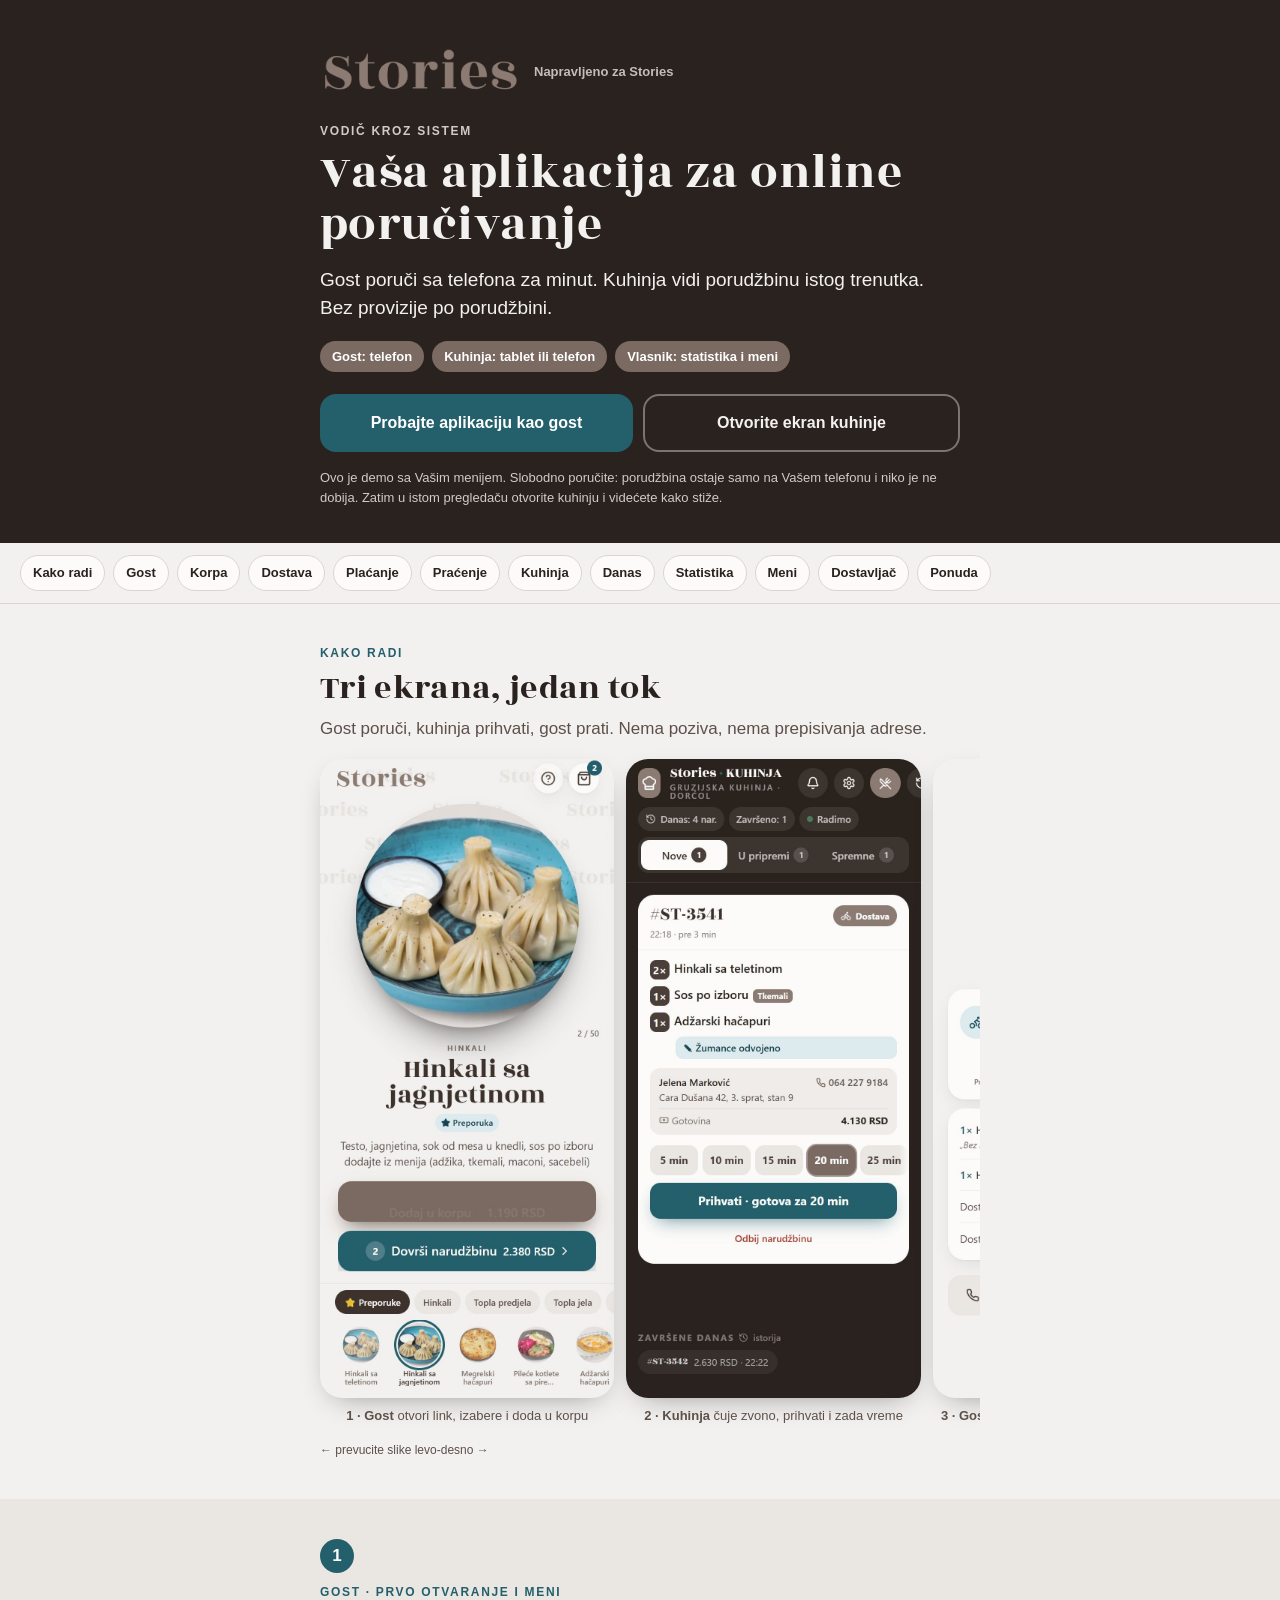
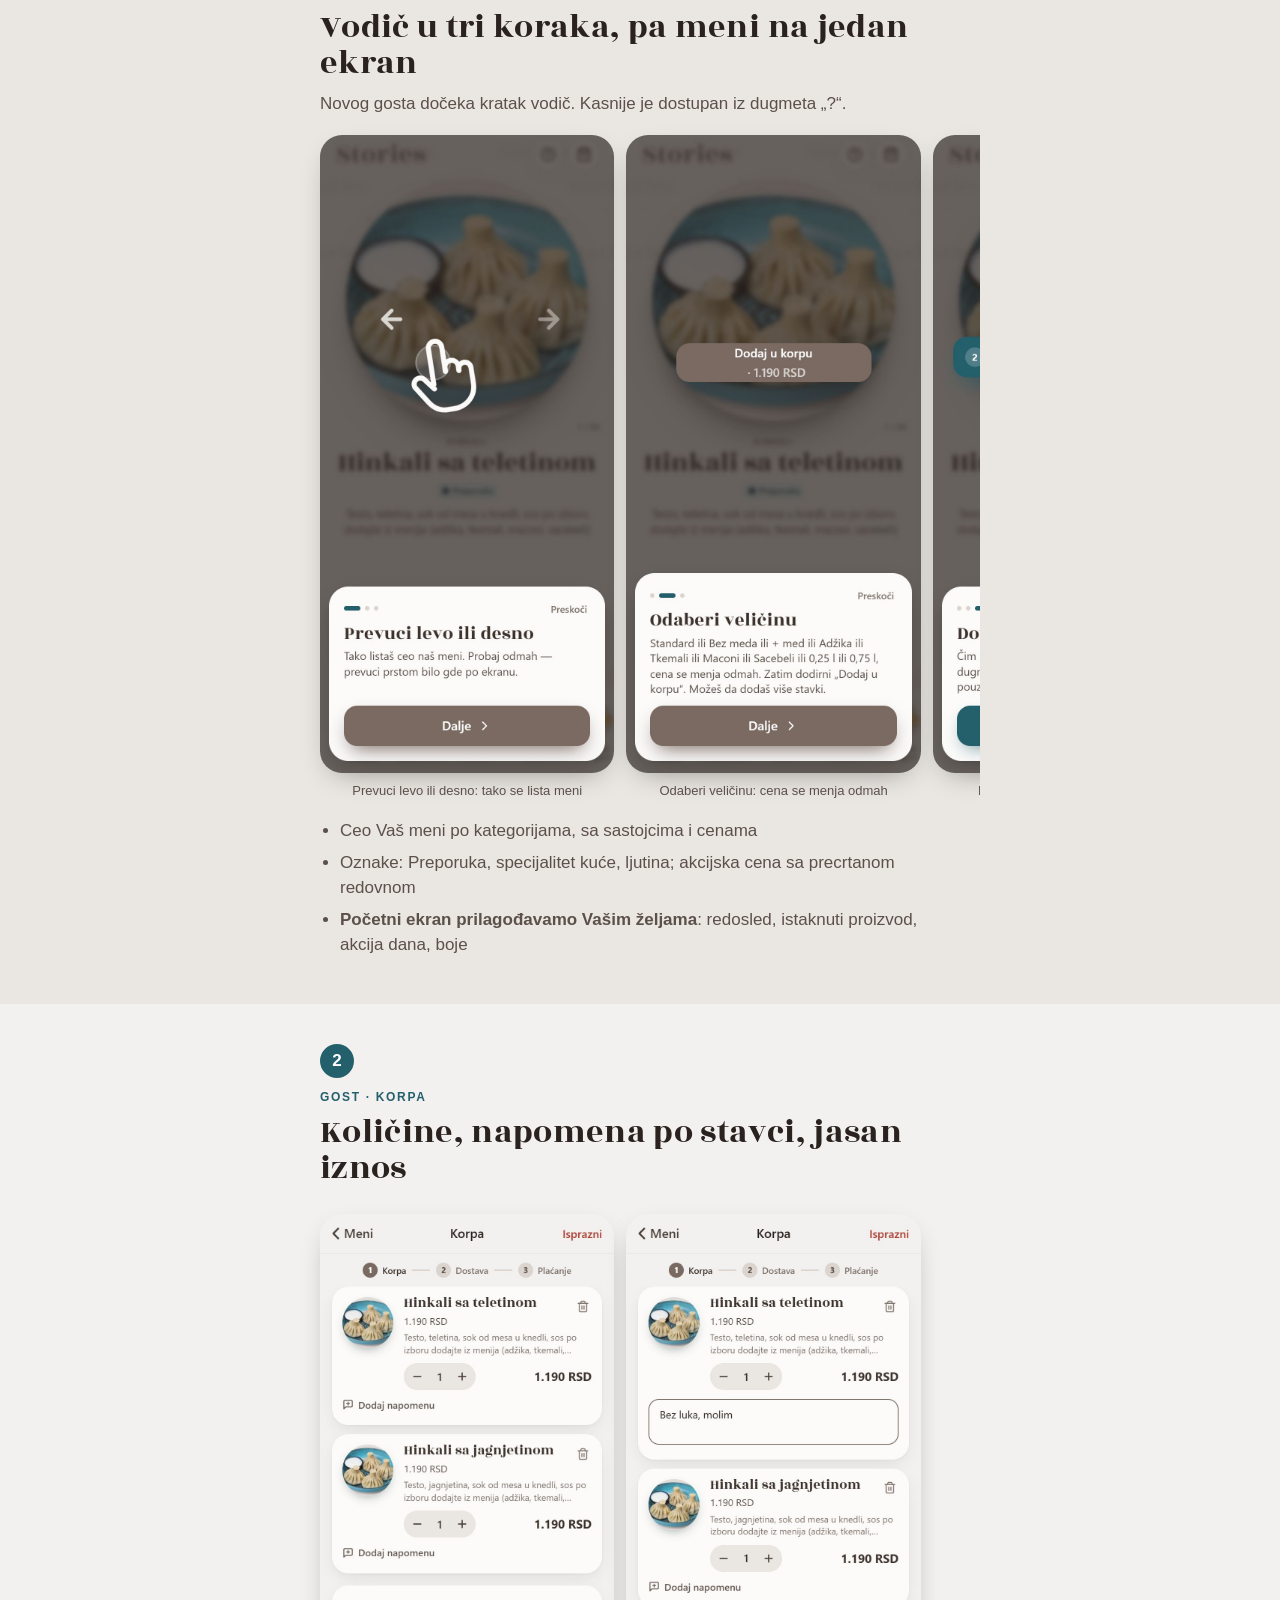
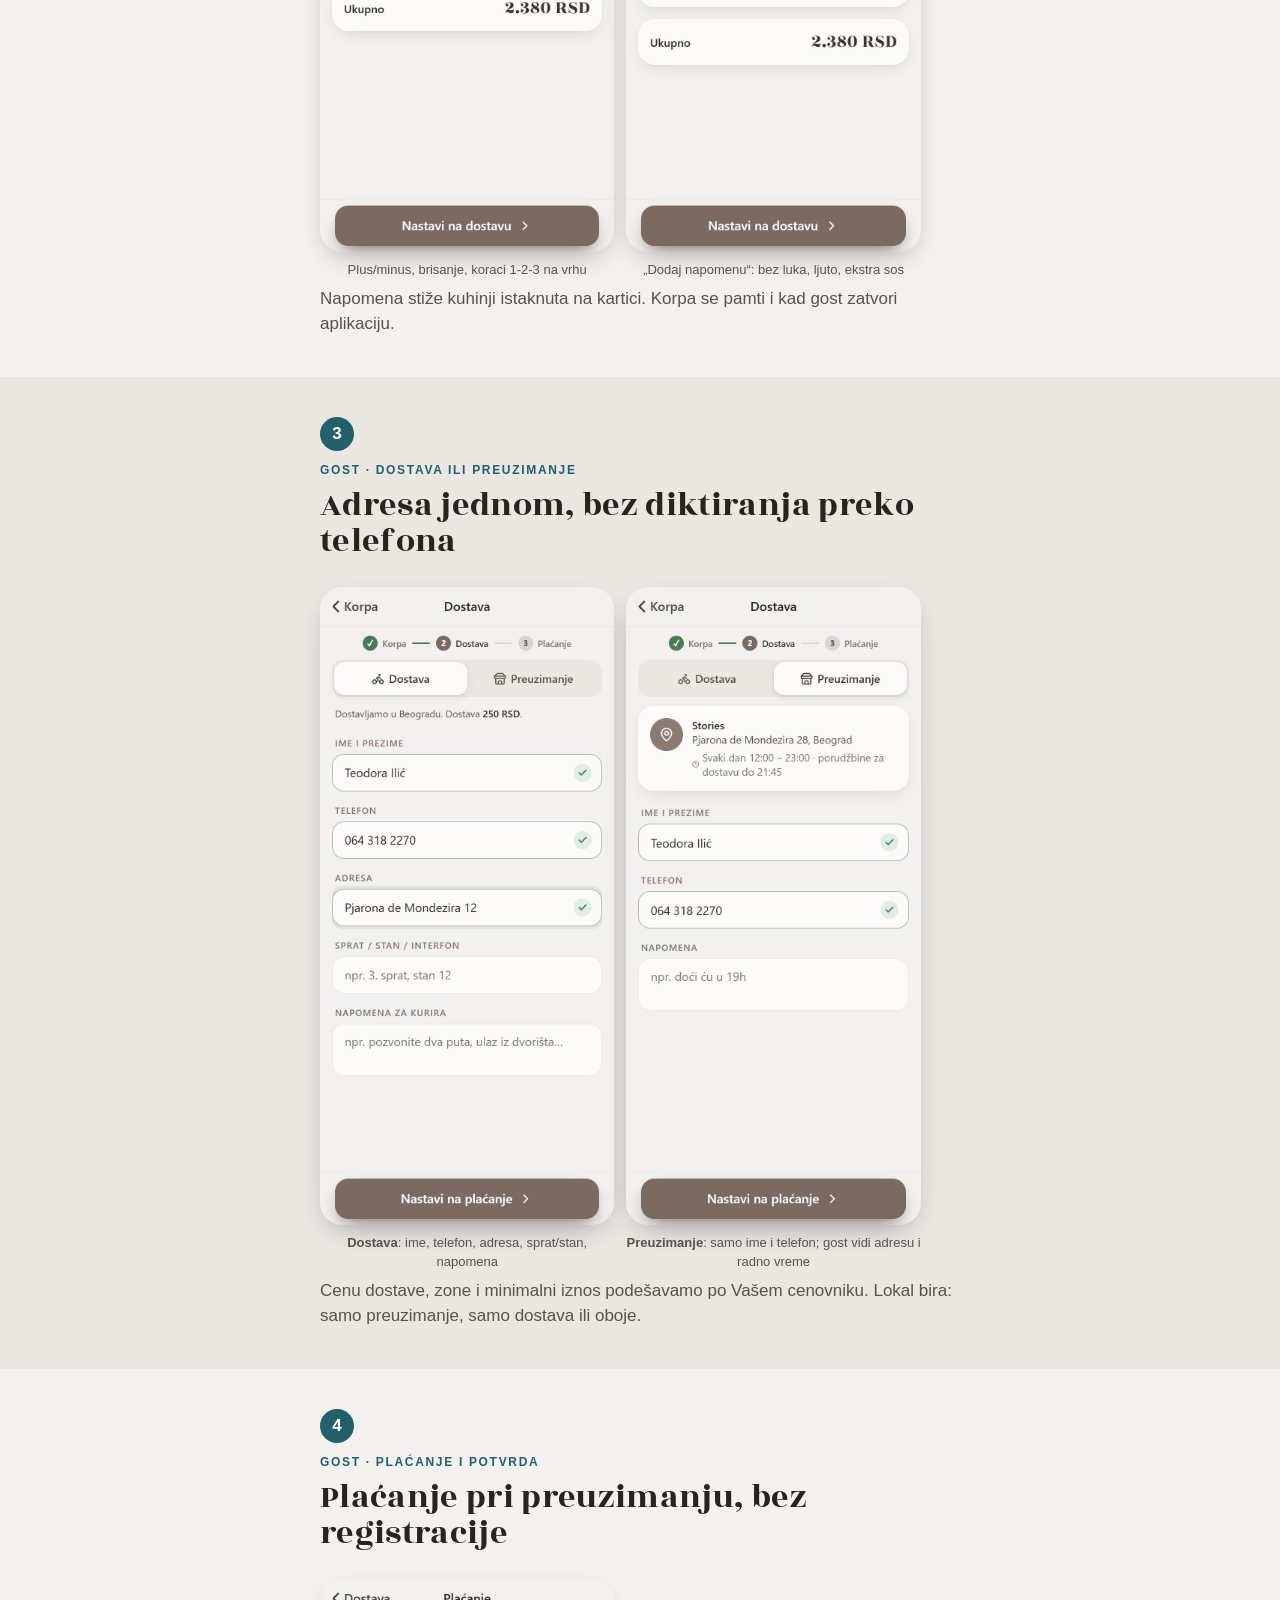
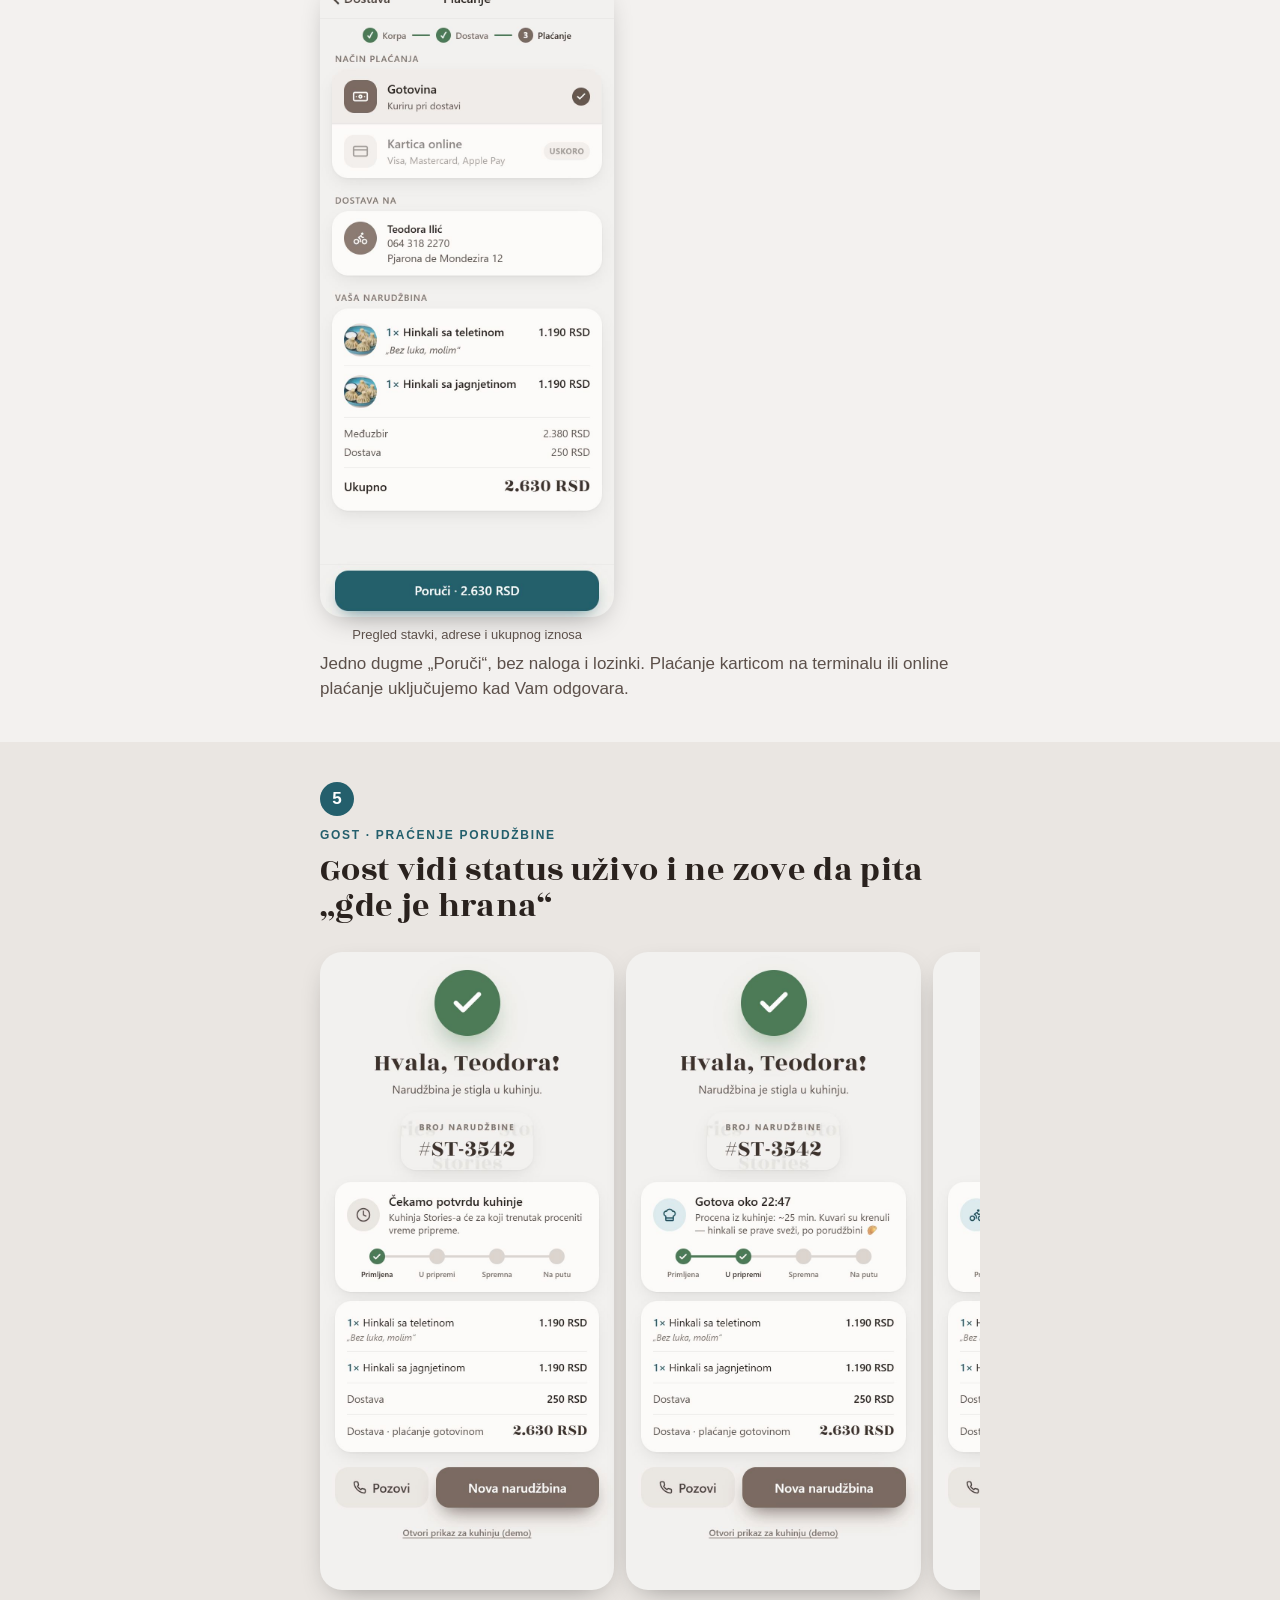
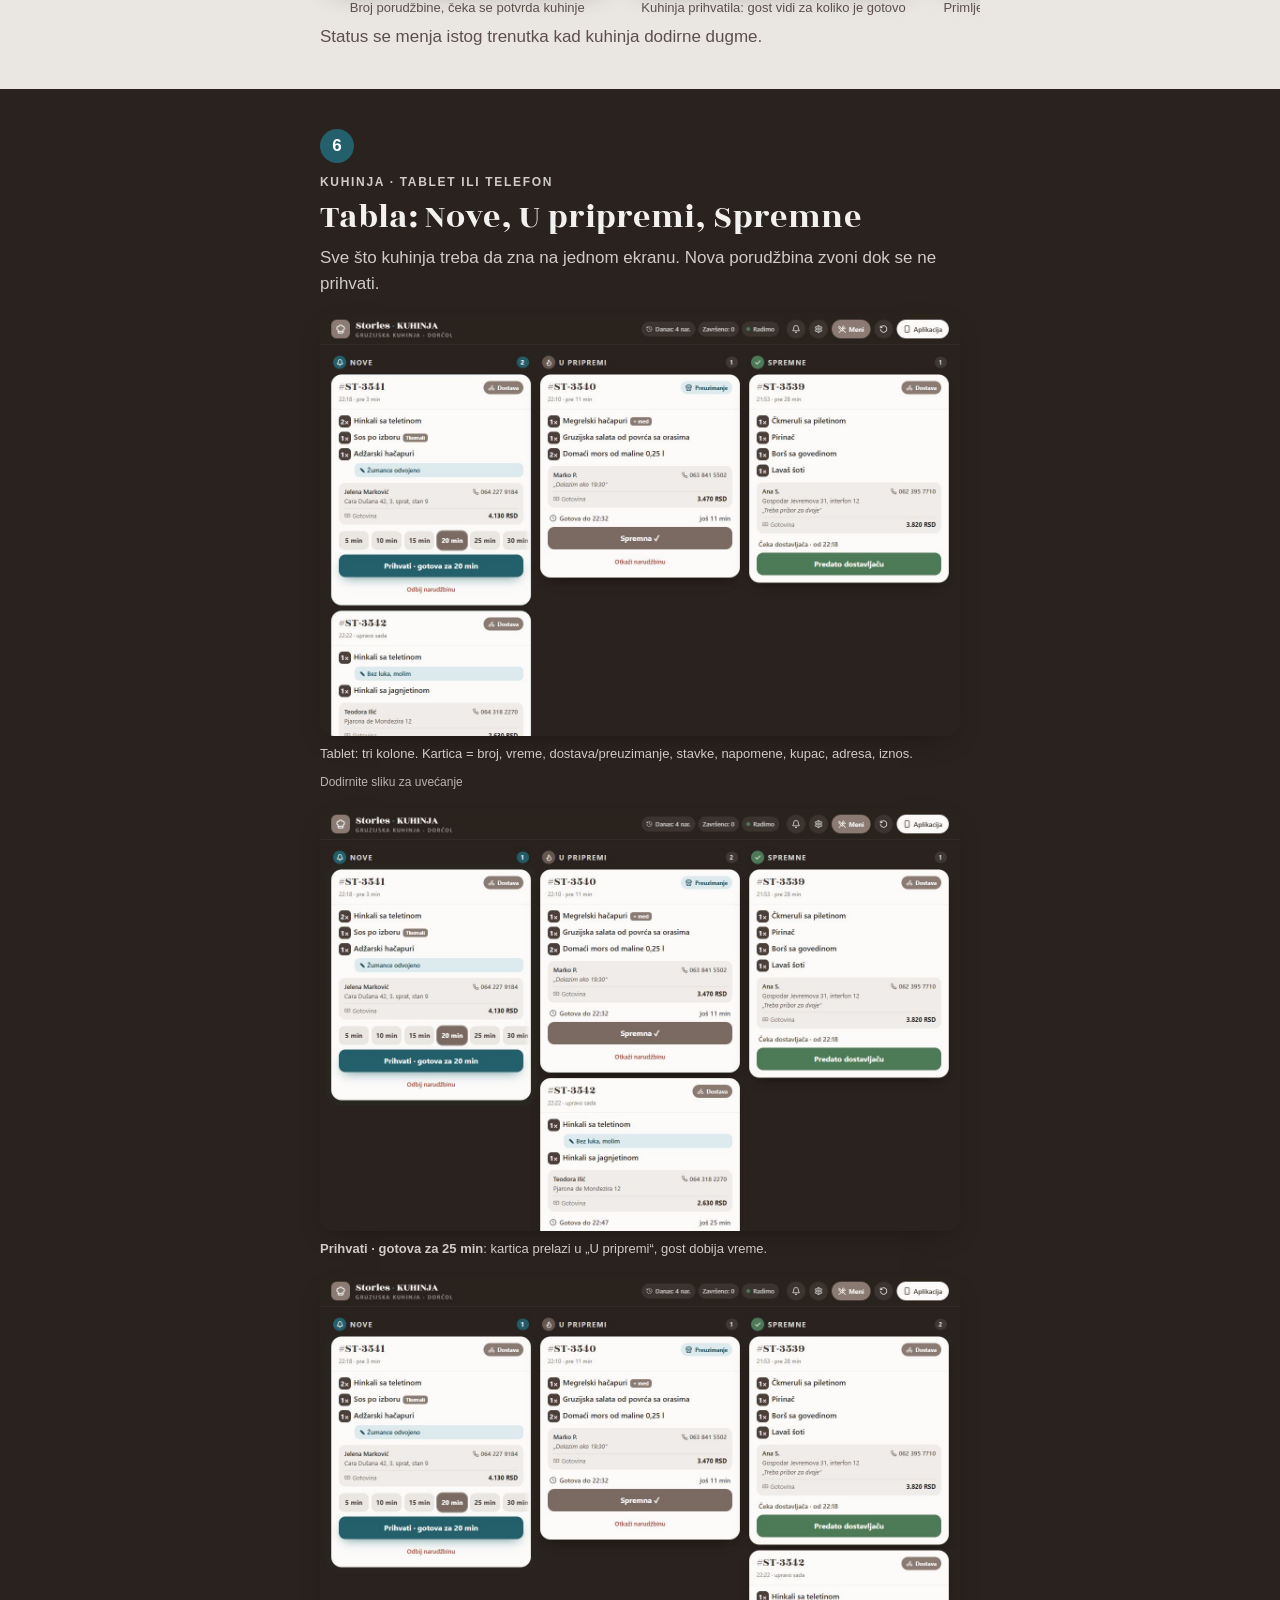
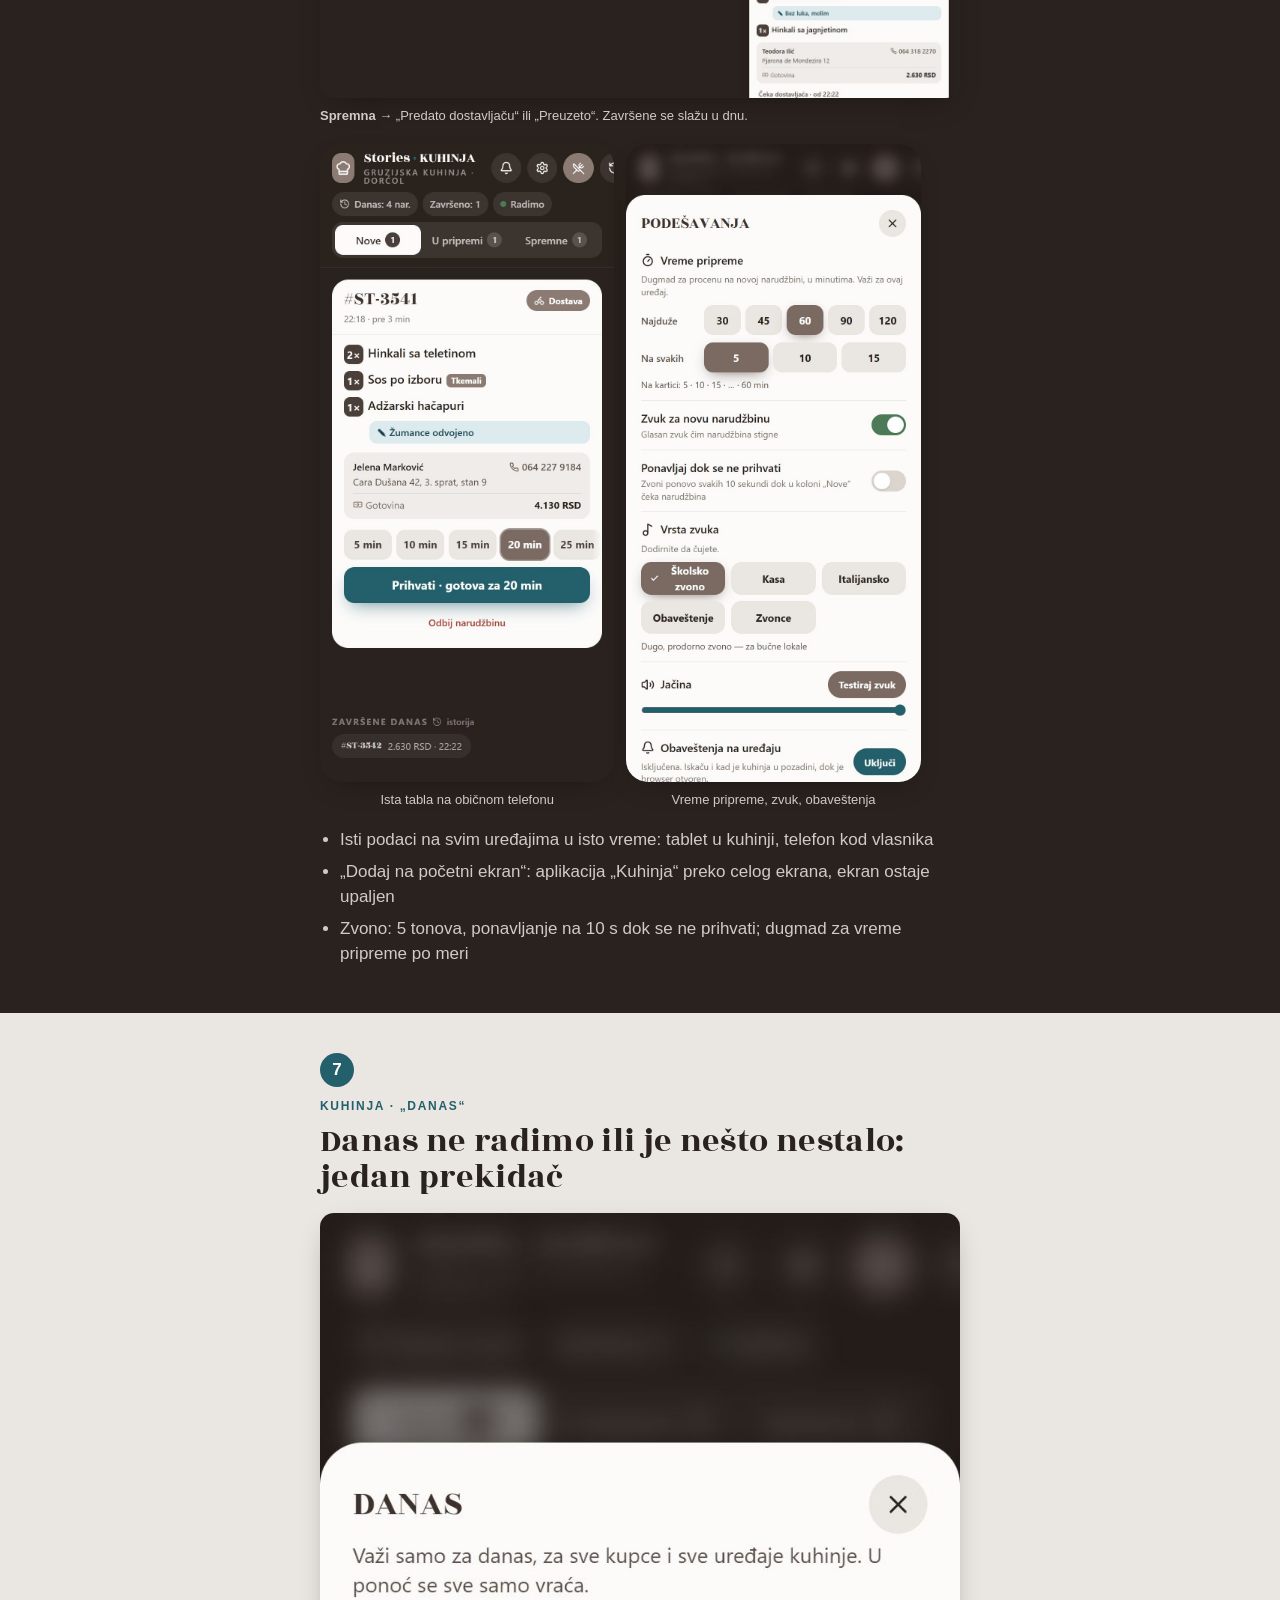
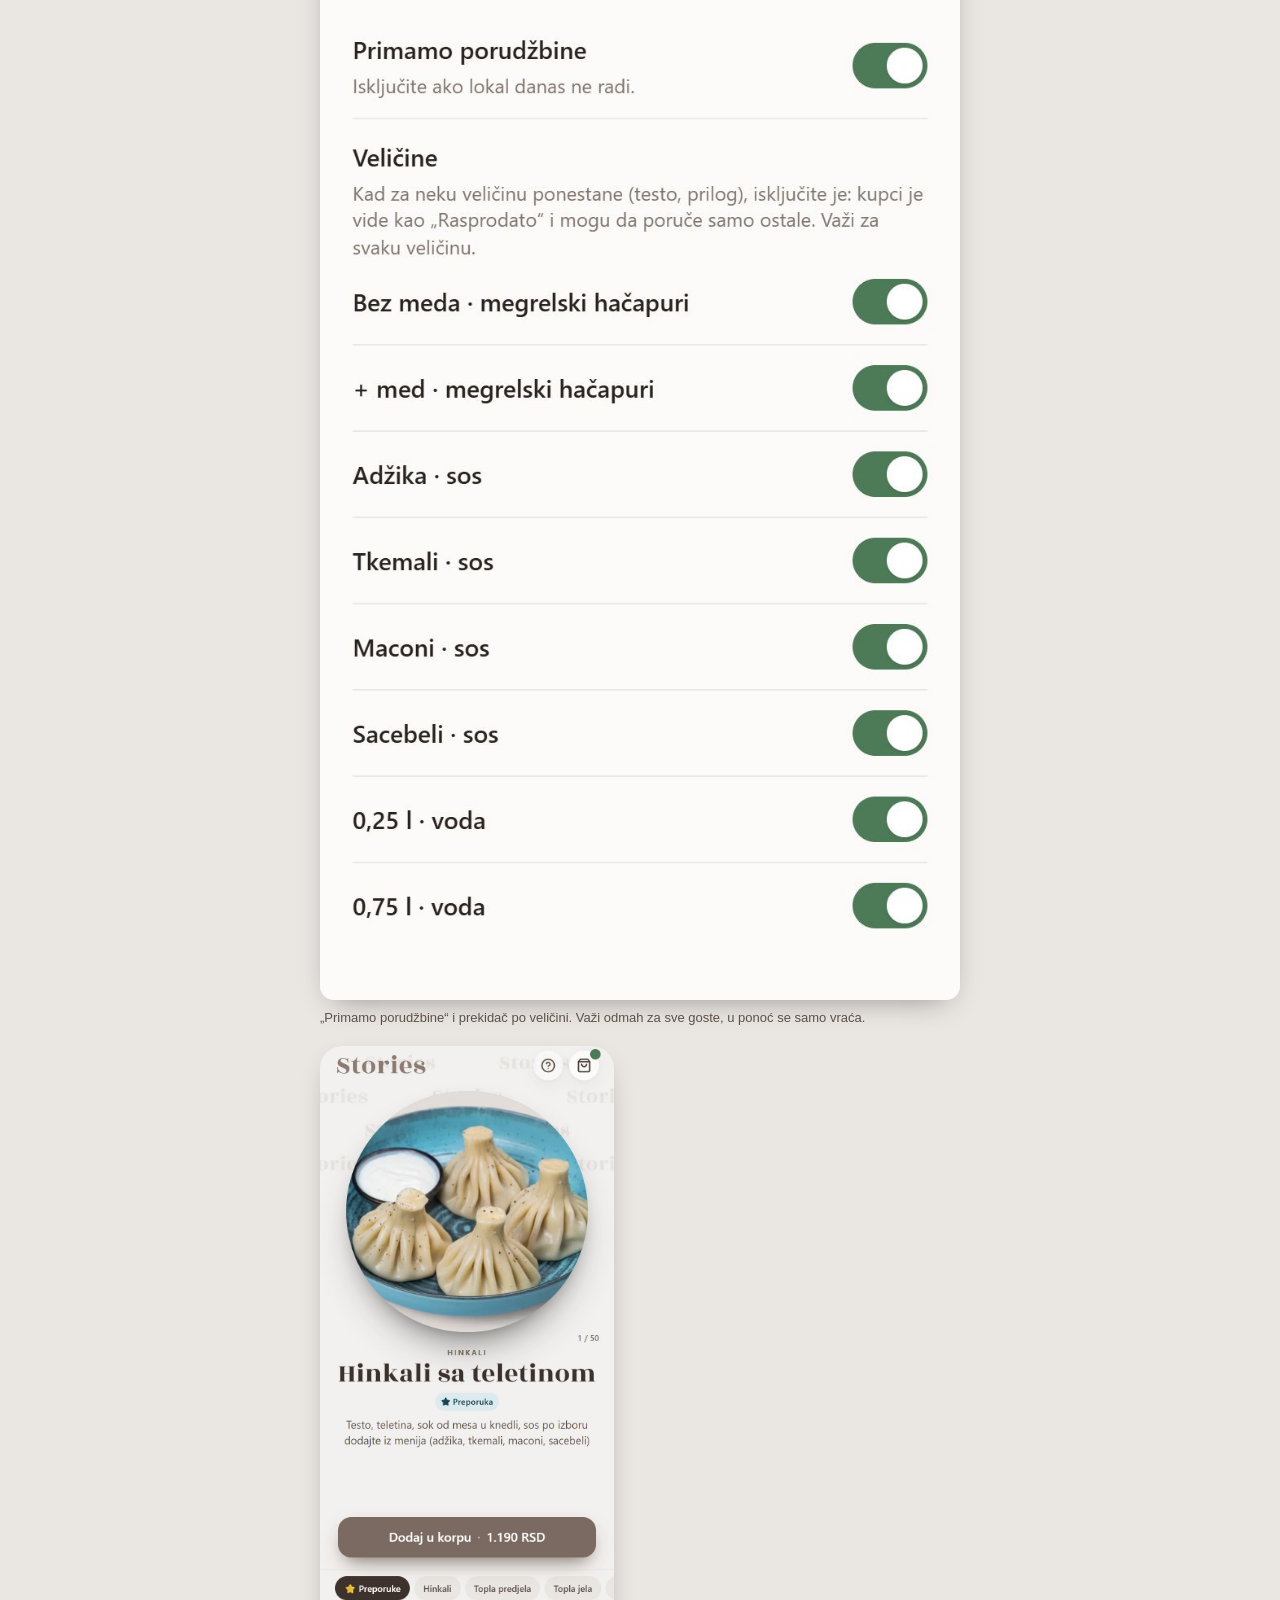
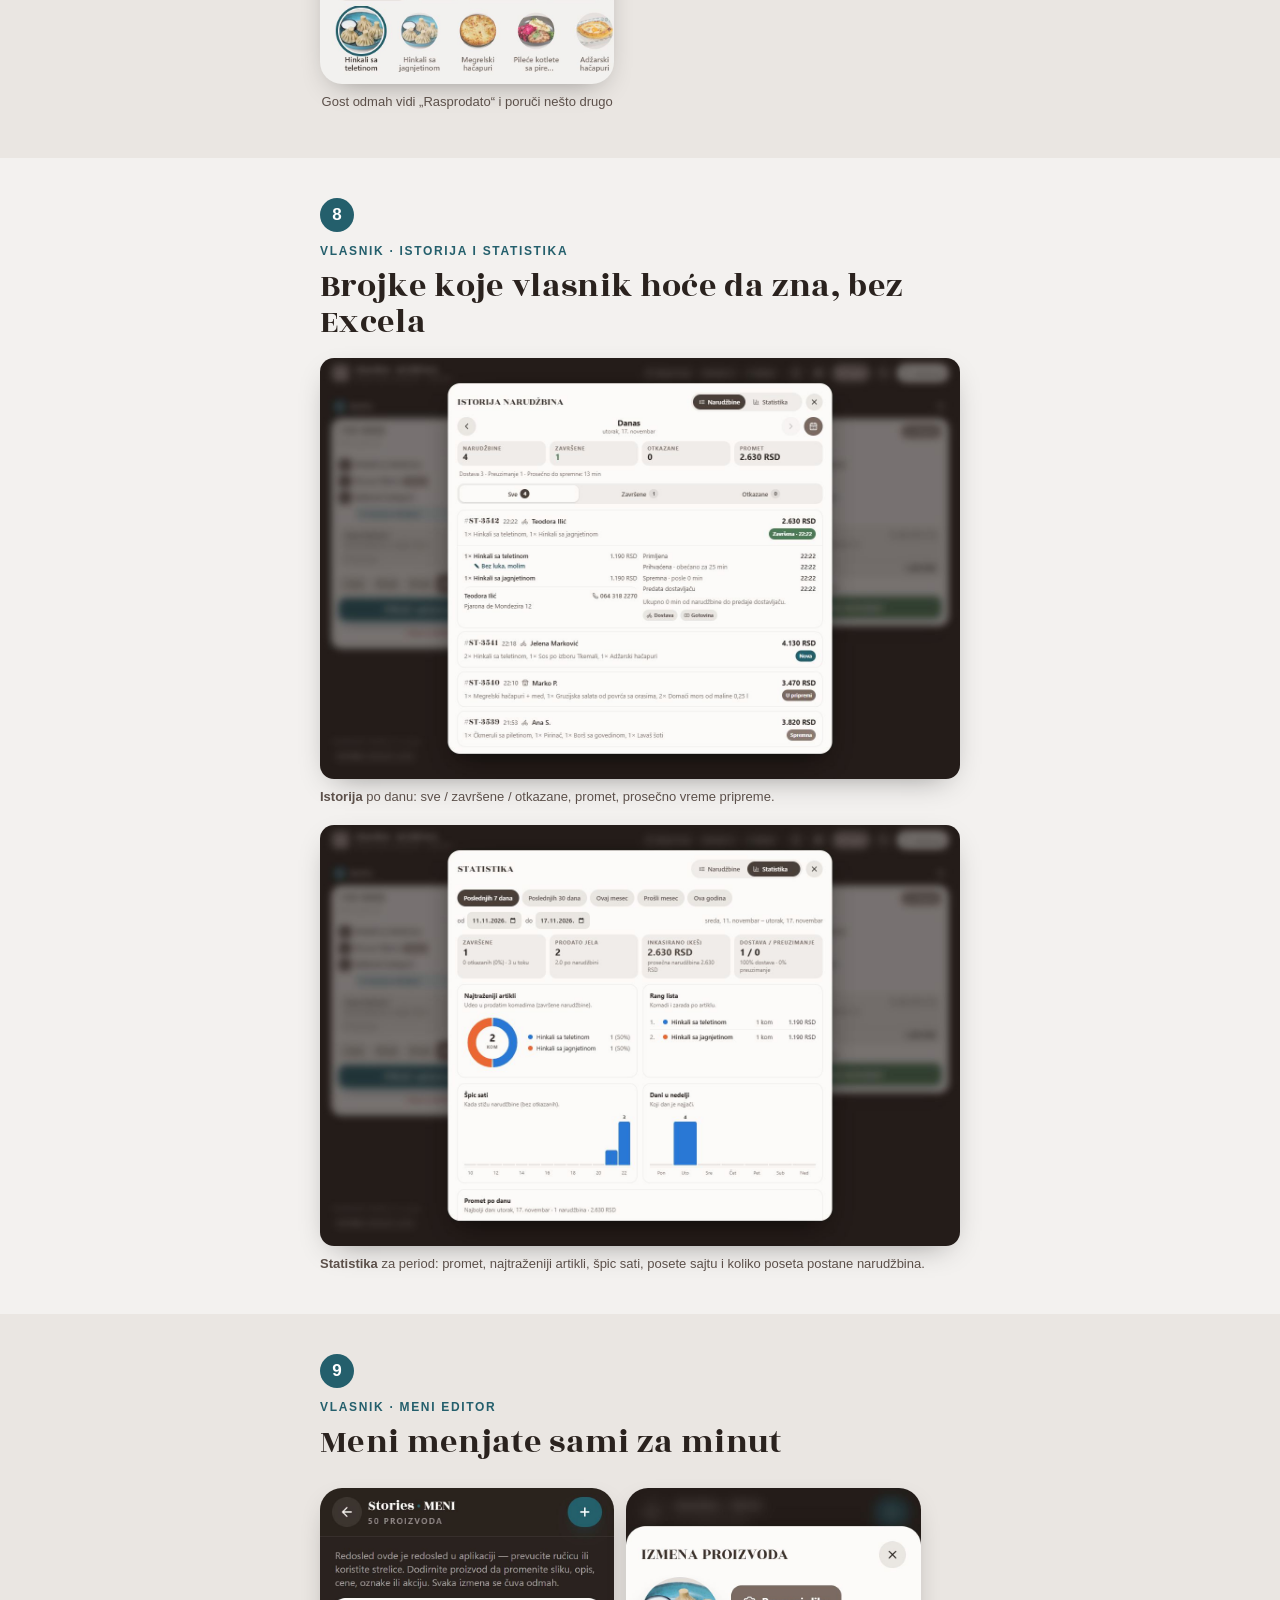
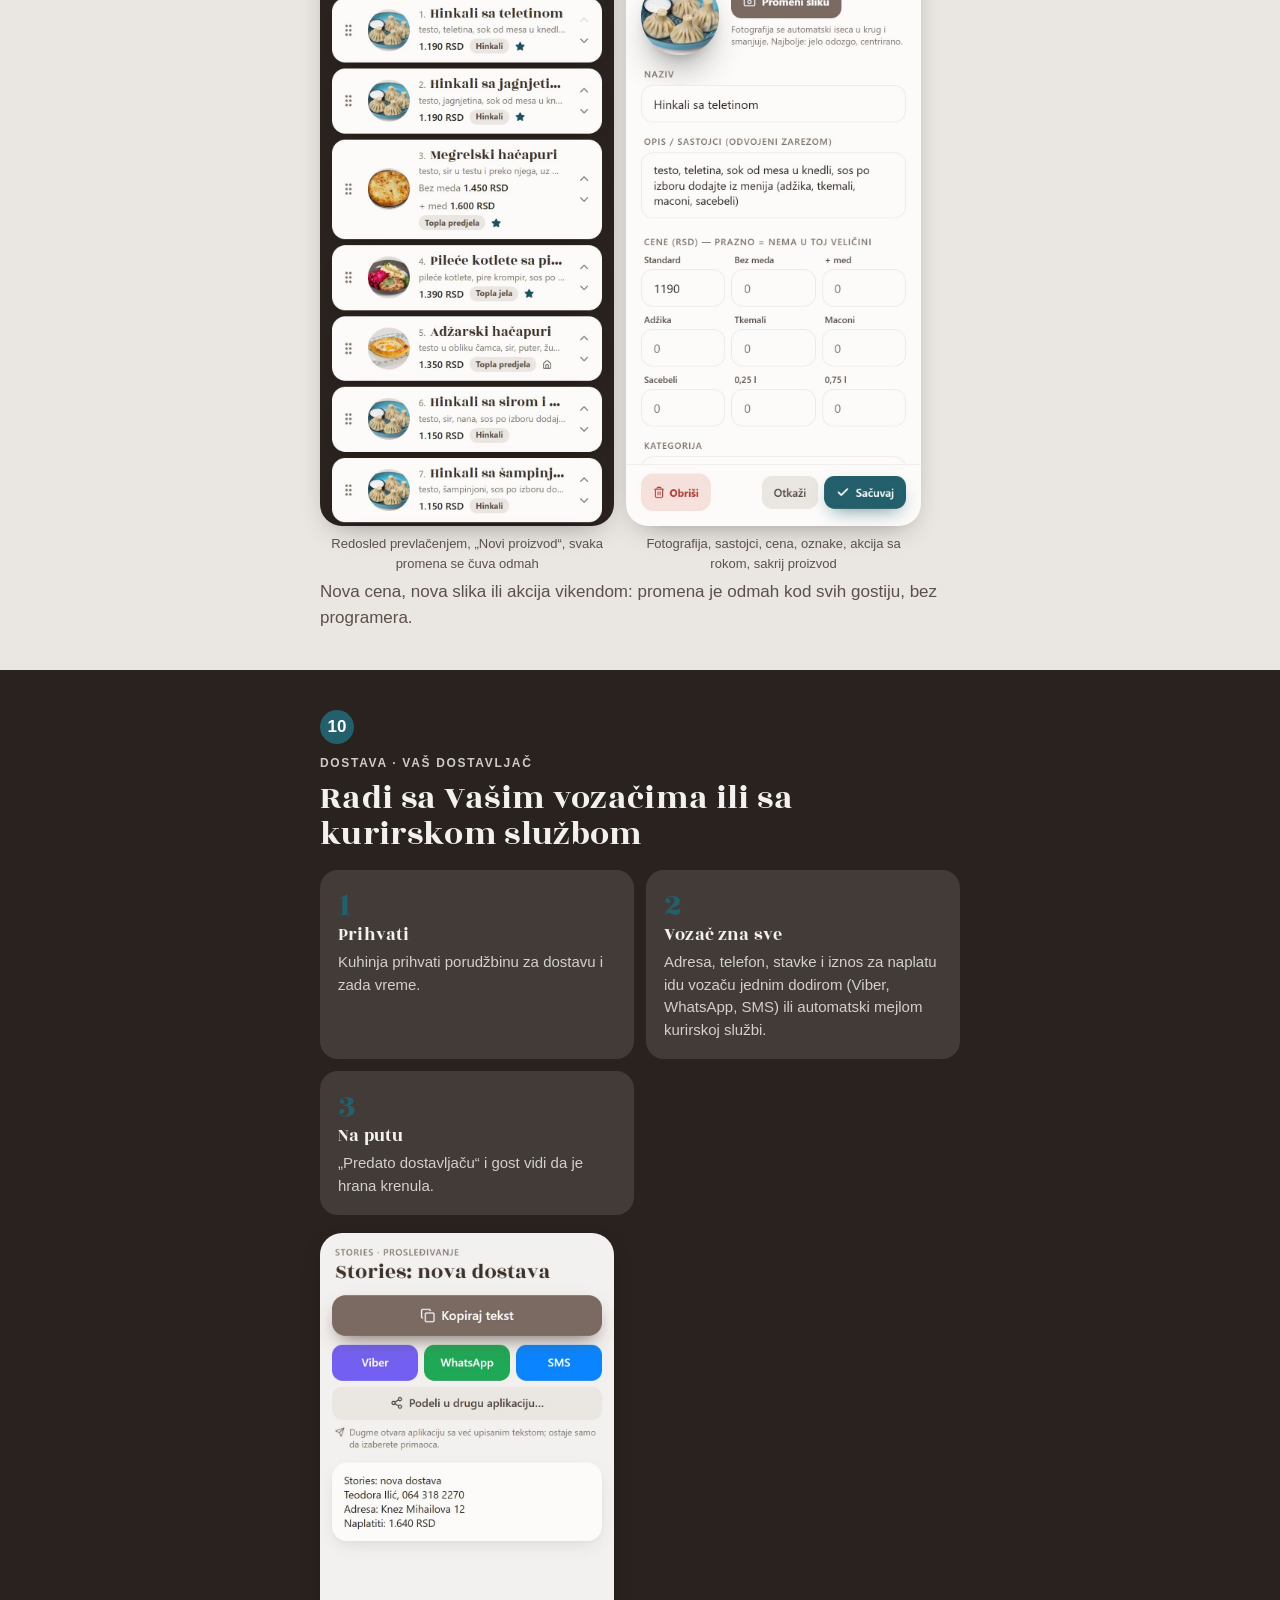
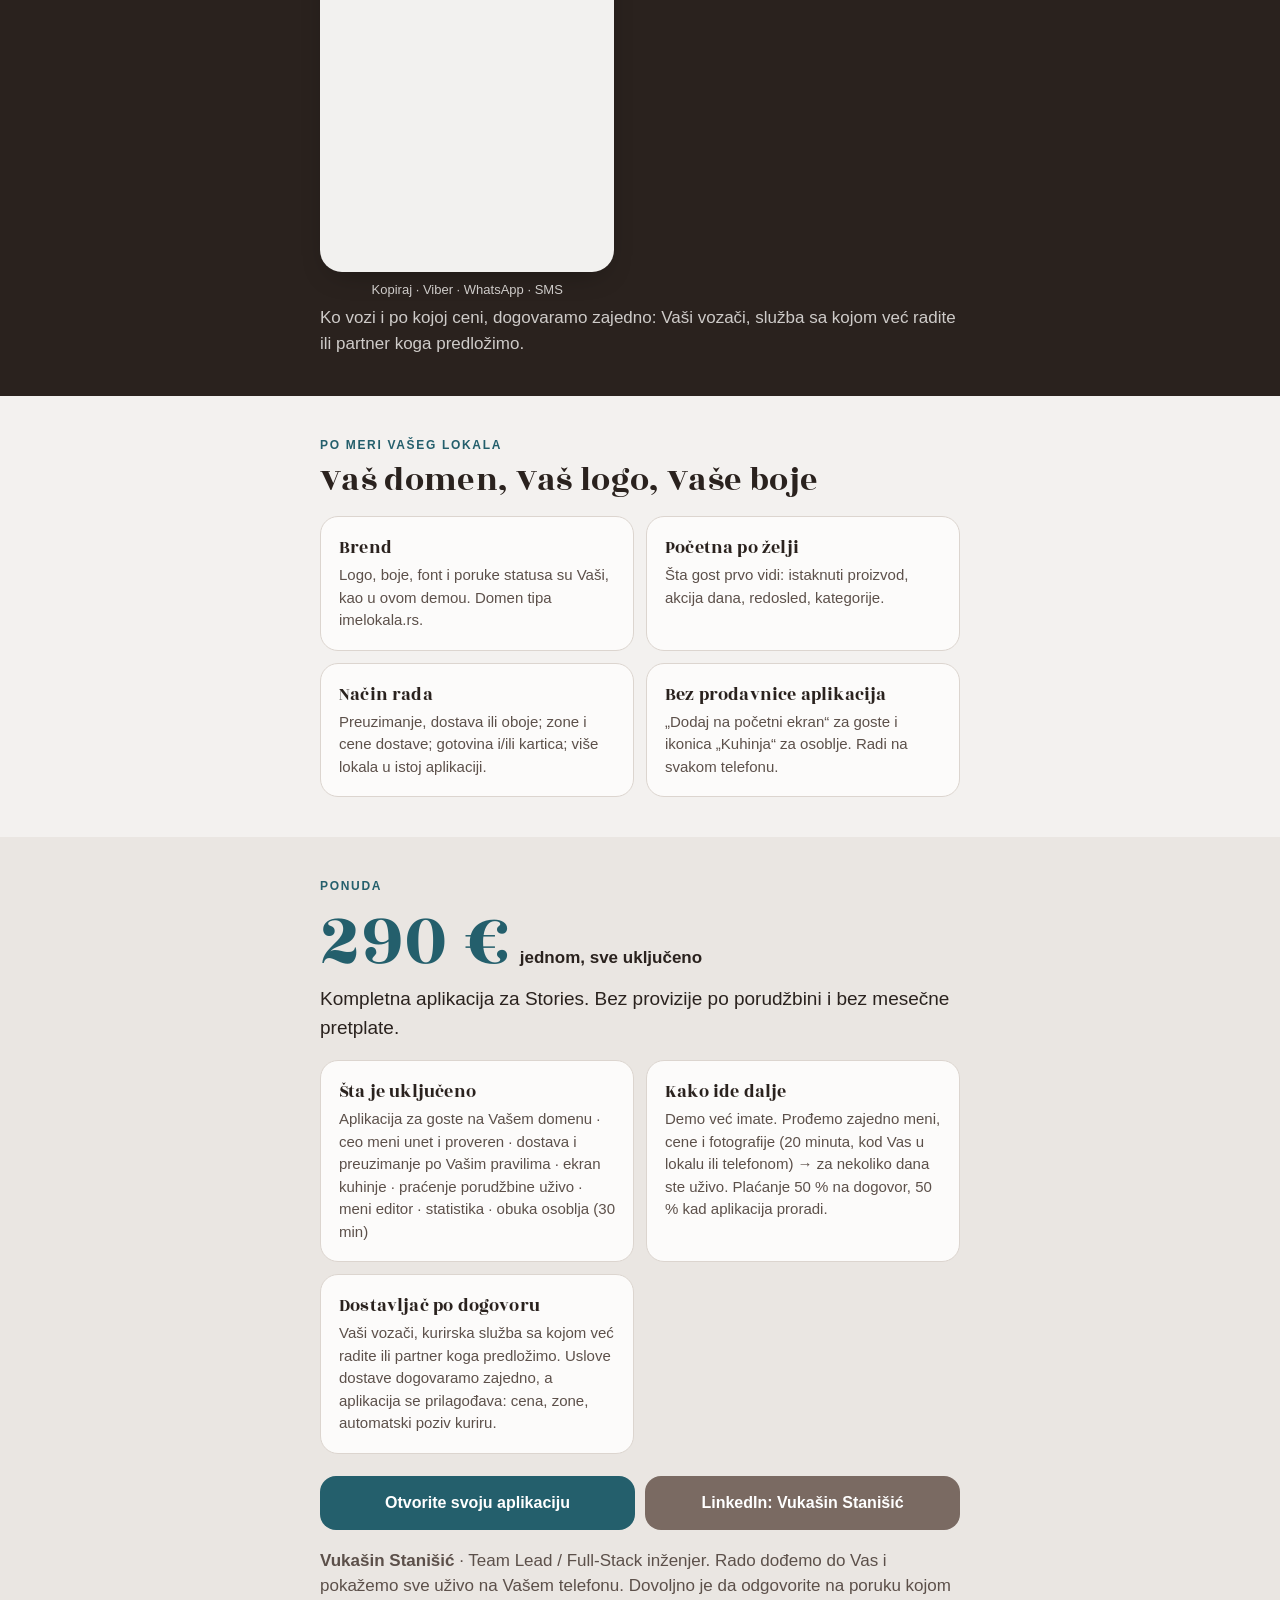
<file: vodic/index.html>
<!DOCTYPE html>
<html lang="sr">
<head>
<meta charset="utf-8">
<meta name="viewport" content="width=device-width, initial-scale=1">
<title>Stories · vodič kroz aplikaciju</title>
<meta name="description" content="Kako radi aplikacija za online poručivanje napravljena za Stories: gost, kuhinja, vlasnik.">
<meta name="theme-color" content="#2A221E">
<link rel="icon" href="https://vukasin00.github.io/stories-beograd/favicon.png">
<meta property="og:title" content="Stories · Vaša aplikacija za poručivanje">
<meta property="og:description" content="Vodič kroz sistem: kako gost poručuje, kako kuhinja prima porudžbine i šta vlasnik vidi.">
<meta property="og:image" content="https://vukasin00.github.io/stories-beograd/icon-512.png">
<style>
/* self-hosted display font (latin + latin-ext for Serbian diacritics); https://vukasin00.github.io/stories-beograd/ is filled in by vite.config.ts */
@font-face {
  font-family: 'Rozha One';
  font-style: normal;
  font-weight: 400;
  font-display: swap;
  src: url(https://vukasin00.github.io/stories-beograd/fonts/rozha-one-400-latin-ext.woff2) format('woff2');
  unicode-range: U+0100-02BA, U+02BD-02C5, U+02C7-02CC, U+02CE-02D7, U+02DD-02FF, U+0304, U+0308, U+0329, U+1D00-1DBF, U+1E00-1E9F, U+1EF2-1EFF, U+2020, U+20A0-20AB, U+20AD-20C4, U+2113, U+2C60-2C7F, U+A720-A7FF;
}
@font-face {
  font-family: 'Rozha One';
  font-style: normal;
  font-weight: 400;
  font-display: swap;
  src: url(https://vukasin00.github.io/stories-beograd/fonts/rozha-one-400-latin.woff2) format('woff2');
  unicode-range: U+0000-00FF, U+0131, U+0152-0153, U+02BB-02BC, U+02C6, U+02DA, U+02DC, U+0304, U+0308, U+0329, U+2000-206F, U+20AC, U+2122, U+2191, U+2193, U+2212, U+2215, U+FEFF, U+FFFD;
}

  :root{--bg:#F3F1EF;--card:#FCFBFA;--inset:#EAE6E2;--line:#DCD5CF;--primary:#7A6A62;--on-primary:#FFFFFF;--dark:#2A221E;--dark2:#3D322C;--cta:#245F6C;--ink:#2A221E;--ink2:#5C504A;--display:"Rozha One", "Georgia", "Times New Roman", serif}
  *{box-sizing:border-box;margin:0;padding:0}
  html{scroll-behavior:smooth;-webkit-text-size-adjust:100%}
  body{font-family:-apple-system,BlinkMacSystemFont,"Segoe UI",Roboto,Inter,Arial,sans-serif;background:var(--bg);color:var(--ink);line-height:1.5;font-size:17px}
  .wrap{max-width:680px;margin:0 auto;padding:0 20px}
  h1,h2,h3,.big{font-family:var(--display);font-weight:400;letter-spacing:0.01em;text-transform:none;line-height:1.06}
  h1{font-size:clamp(30px,8.0vw,49px)}
  h2{font-size:clamp(23px,5.9vw,34px);margin-bottom:10px}
  h3{font-size:18px}
  p{color:var(--ink2)}
  .eyebrow{font-size:12px;font-weight:700;letter-spacing:.14em;text-transform:uppercase;color:var(--cta);margin-bottom:8px}
  .lead{font-size:19px;color:var(--ink)}
  .dark{background:var(--dark);color:var(--bg)}
  .dark p,.dark li{color:var(--bg);opacity:.82}
  .dark .lead{color:var(--bg);opacity:1}
  .alt{background:var(--inset)}
  section{padding:40px 0}
  header.hero{padding:44px 0 36px}
  .brand{display:flex;align-items:center;gap:14px;margin-bottom:22px}
  .brand img{height:56px;width:auto;max-width:200px;object-fit:contain;border-radius:14px}
  .brand span{font-size:13px;font-weight:600;opacity:.75}
  .pills{display:flex;flex-wrap:wrap;gap:8px;margin-top:18px}
  .pill{background:var(--primary);color:var(--on-primary);border-radius:999px;padding:6px 12px;font-size:13px;font-weight:600}
  .btns{display:flex;flex-direction:column;gap:10px;margin-top:22px}
  .btn{display:flex;align-items:center;justify-content:center;gap:8px;padding:15px 18px;border-radius:16px;font-weight:700;text-decoration:none;font-size:16px;text-align:center}
  .btn-cta{background:var(--cta);color:#fff}
  .btn-primary{background:var(--primary);color:var(--on-primary)}
  .btn-ghost{background:transparent;color:var(--bg);border:2px solid color-mix(in srgb,var(--bg) 40%,transparent)}
  .small{font-size:13px}
  .toc{display:flex;gap:8px;overflow-x:auto;padding:12px 20px;scrollbar-width:none;background:var(--bg);position:sticky;top:0;z-index:5;border-bottom:1px solid var(--line)}
  .toc::-webkit-scrollbar{display:none}
  .toc a{white-space:nowrap;background:var(--card);border:1px solid var(--line);border-radius:999px;padding:7px 12px;font-size:13px;font-weight:600;color:var(--ink);text-decoration:none}
  .num{display:inline-flex;align-items:center;justify-content:center;width:34px;height:34px;border-radius:50%;background:var(--cta);color:#fff;font-weight:800;font-size:17px;margin-bottom:10px}
  ul{padding-left:20px;margin:12px 0 0}
  li{color:var(--ink2);margin-bottom:6px}
  b{font-weight:700;color:inherit}
  .strip{display:flex;gap:12px;overflow-x:auto;scroll-snap-type:x mandatory;padding:18px 20px 6px;margin:0 -20px;scrollbar-width:none;-webkit-overflow-scrolling:touch}
  .strip::-webkit-scrollbar{display:none}
  .shot{flex:0 0 72%;max-width:300px;scroll-snap-align:center}
  .shot img{width:100%;height:auto;border-radius:22px;display:block;background:var(--dark2);box-shadow:0 10px 30px -14px rgba(0,0,0,.45)}
  .shot p{font-size:13px;margin-top:8px;text-align:center}
  .tab{margin-top:18px}
  .tab img{width:100%;height:auto;border-radius:14px;display:block;cursor:zoom-in;box-shadow:0 10px 30px -14px rgba(0,0,0,.45)}
  .tab p{font-size:13px;margin-top:8px}
  .hint{font-size:12px;color:var(--ink2);margin-top:10px}
  .dark .hint{color:var(--bg);opacity:.7}
  .steps,.cards{display:grid;gap:12px;margin-top:18px}
  .step{background:var(--inset);border-radius:18px;padding:18px}
  .dark .step{background:color-mix(in srgb,var(--bg) 12%,var(--dark))}
  .step .big{font-size:34px;color:var(--cta);line-height:1}
  .step h3,.card h3{margin:4px 0 6px}
  .step p,.card p{font-size:15px}
  .card{background:var(--card);border-radius:18px;padding:18px;border:1px solid var(--line)}
  .price{display:flex;align-items:baseline;gap:10px;flex-wrap:wrap}
  .price .big{font-size:76px;color:var(--cta);line-height:1}
  a{color:var(--cta)}
  footer{padding:30px 0 60px;font-size:13px;color:var(--ink2)}
  .lb{position:fixed;inset:0;background:rgba(10,10,10,.96);display:none;z-index:50;overflow:auto;-webkit-overflow-scrolling:touch}
  .lb.on{display:block}
  .lb img{display:block;width:auto;max-width:none;min-width:100%;margin:0 auto}
  .lb .close{position:fixed;top:14px;right:14px;background:#fff;color:#111;border:0;border-radius:999px;padding:10px 16px;font-weight:700;font-size:15px;z-index:51}
  @media (min-width:700px){.steps,.cards{grid-template-columns:1fr 1fr}.btns{flex-direction:row}.btn{flex:1}.shot{flex-basis:46%}}
</style>
</head>
<body>

<header class="hero dark">
  <div class="wrap">
    <div class="brand"><img src="https://vukasin00.github.io/stories-beograd/logo.png" alt="Stories"><span>Napravljeno za Stories</span></div>
    <p class="eyebrow">Vodič kroz sistem</p>
    <h1>Vaša aplikacija za online poručivanje</h1>
    <p class="lead" style="margin-top:14px">Gost poruči sa telefona za minut. Kuhinja vidi porudžbinu istog trenutka. Bez provizije po porudžbini.</p>
    <div class="pills"><span class="pill">Gost: telefon</span><span class="pill">Kuhinja: tablet ili telefon</span><span class="pill">Vlasnik: statistika i meni</span></div>
    <div class="btns">
      <a class="btn btn-cta" href="https://vukasin00.github.io/stories-beograd/">Probajte aplikaciju kao gost</a>
      <a class="btn btn-ghost" href="https://vukasin00.github.io/stories-beograd/kuhinja">Otvorite ekran kuhinje</a>
    </div>
    <p class="small" style="margin-top:16px">Ovo je demo sa Vašim menijem. Slobodno poručite: porudžbina ostaje samo na Vašem telefonu i niko je ne dobija. Zatim u istom pregledaču otvorite kuhinju i videćete kako stiže.</p>
  </div>
</header>

<nav class="toc">
  <a href="#kako">Kako radi</a><a href="#gost">Gost</a><a href="#korpa">Korpa</a><a href="#dostava">Dostava</a><a href="#placanje">Plaćanje</a><a href="#pracenje">Praćenje</a><a href="#kuhinja">Kuhinja</a><a href="#danas">Danas</a><a href="#statistika">Statistika</a><a href="#meni">Meni</a><a href="#kurir">Dostavljač</a><a href="#ponuda">Ponuda</a>
</nav>

<section id="kako">
  <div class="wrap">
    <p class="eyebrow">Kako radi</p>
    <h2>Tri ekrana, jedan tok</h2>
    <p>Gost poruči, kuhinja prihvati, gost prati. Nema poziva, nema prepisivanja adrese.</p>
    <div class="strip">
      <div class="shot"><img src="img/home-added.jpg" alt="Gost dodaje u korpu" loading="lazy"><p><b>1 · Gost</b> otvori link, izabere i doda u korpu</p></div>
      <div class="shot"><img src="img/kuhinja-tel.jpg" alt="Kuhinja na telefonu" loading="lazy"><p><b>2 · Kuhinja</b> čuje zvono, prihvati i zada vreme</p></div>
      <div class="shot"><img src="img/status2.jpg" alt="Gost prati status" loading="lazy"><p><b>3 · Gost</b> uživo vidi: u pripremi, spremna, na putu</p></div>
    </div>
    <p class="hint">← prevucite slike levo-desno →</p>
  </div>
</section>

<section id="gost" class="alt">
  <div class="wrap">
    <span class="num">1</span>
    <p class="eyebrow">Gost · prvo otvaranje i meni</p>
    <h2>Vodič u tri koraka, pa meni na jedan ekran</h2>
    <p>Novog gosta dočeka kratak vodič. Kasnije je dostupan iz dugmeta „?“.</p>
    <div class="strip">
      <div class="shot"><img src="img/tut1.jpg" alt="Vodič korak 1" loading="lazy"><p>Prevuci levo ili desno: tako se lista meni</p></div>
      <div class="shot"><img src="img/tut2.jpg" alt="Vodič korak 2" loading="lazy"><p>Odaberi veličinu: cena se menja odmah</p></div>
      <div class="shot"><img src="img/tut3.jpg" alt="Vodič korak 3" loading="lazy"><p>Dovrši narudžbinu: gotovo za minut</p></div>
      <div class="shot"><img src="img/home.jpg" alt="Početni ekran" loading="lazy"><p>Jedan proizvod po ekranu, velika fotografija</p></div>
      <div class="shot"><img src="img/home-added.jpg" alt="Dodato u korpu" loading="lazy"><p>Brojač na korpi i dugme sa iznosom</p></div>
    </div>
    <ul>
      <li>Ceo Vaš meni po kategorijama, sa sastojcima i cenama</li>
      <li>Oznake: Preporuka, specijalitet kuće, ljutina; akcijska cena sa precrtanom redovnom</li>
      <li><b>Početni ekran prilagođavamo Vašim željama</b>: redosled, istaknuti proizvod, akcija dana, boje</li>
    </ul>
  </div>
</section>

<section id="korpa">
  <div class="wrap">
    <span class="num">2</span>
    <p class="eyebrow">Gost · korpa</p>
    <h2>Količine, napomena po stavci, jasan iznos</h2>
    <div class="strip">
      <div class="shot"><img src="img/korpa.jpg" alt="Korpa" loading="lazy"><p>Plus/minus, brisanje, koraci 1-2-3 na vrhu</p></div>
      <div class="shot"><img src="img/korpa-note.jpg" alt="Napomena" loading="lazy"><p>„Dodaj napomenu“: bez luka, ljuto, ekstra sos</p></div>
    </div>
    <p>Napomena stiže kuhinji istaknuta na kartici. Korpa se pamti i kad gost zatvori aplikaciju.</p>
  </div>
</section>

<section id="dostava" class="alt">
  <div class="wrap">
    <span class="num">3</span>
    <p class="eyebrow">Gost · dostava ili preuzimanje</p>
    <h2>Adresa jednom, bez diktiranja preko telefona</h2>
    <div class="strip">
      <div class="shot"><img src="img/dostava-full.jpg" alt="Forma za dostavu" loading="lazy"><p><b>Dostava</b>: ime, telefon, adresa, sprat/stan, napomena</p></div>
      <div class="shot"><img src="img/preuzimanje.jpg" alt="Preuzimanje" loading="lazy"><p><b>Preuzimanje</b>: samo ime i telefon; gost vidi adresu i radno vreme</p></div>
    </div>
    <p>Cenu dostave, zone i minimalni iznos podešavamo po Vašem cenovniku. Lokal bira: samo preuzimanje, samo dostava ili oboje.</p>
  </div>
</section>

<section id="placanje">
  <div class="wrap">
    <span class="num">4</span>
    <p class="eyebrow">Gost · plaćanje i potvrda</p>
    <h2>Plaćanje pri preuzimanju, bez registracije</h2>
    <div class="strip">
      <div class="shot"><img src="img/placanje.jpg" alt="Plaćanje" loading="lazy"><p>Pregled stavki, adrese i ukupnog iznosa</p></div>
    </div>
    <p>Jedno dugme „Poruči“, bez naloga i lozinki. Plaćanje karticom na terminalu ili online plaćanje uključujemo kad Vam odgovara.</p>
  </div>
</section>

<section id="pracenje" class="alt">
  <div class="wrap">
    <span class="num">5</span>
    <p class="eyebrow">Gost · praćenje porudžbine</p>
    <h2>Gost vidi status uživo i ne zove da pita „gde je hrana“</h2>
    <div class="strip">
      <div class="shot"><img src="img/status1.jpg" alt="Status primljena" loading="lazy"><p>Broj porudžbine, čeka se potvrda kuhinje</p></div>
      <div class="shot"><img src="img/status-priprema.jpg" alt="Status u pripremi" loading="lazy"><p>Kuhinja prihvatila: gost vidi za koliko je gotovo</p></div>
      <div class="shot"><img src="img/status2.jpg" alt="Status na putu" loading="lazy"><p>Primljena → U pripremi → Spremna → Na putu</p></div>
    </div>
    <p>Status se menja istog trenutka kad kuhinja dodirne dugme.</p>
  </div>
</section>

<section id="kuhinja" class="dark">
  <div class="wrap">
    <span class="num">6</span>
    <p class="eyebrow">Kuhinja · tablet ili telefon</p>
    <h2>Tabla: Nove, U pripremi, Spremne</h2>
    <p>Sve što kuhinja treba da zna na jednom ekranu. Nova porudžbina zvoni dok se ne prihvati.</p>
    <div class="tab"><img src="img/kuhinja-tablet.jpg" alt="Kuhinja na tabletu" data-zoom loading="lazy"><p>Tablet: tri kolone. Kartica = broj, vreme, dostava/preuzimanje, stavke, napomene, kupac, adresa, iznos.</p></div>
    <p class="hint">Dodirnite sliku za uvećanje</p>
    <div class="tab"><img src="img/kuhinja-prihvacena.jpg" alt="Prihvaćena porudžbina" data-zoom loading="lazy"><p><b>Prihvati · gotova za 25 min</b>: kartica prelazi u „U pripremi“, gost dobija vreme.</p></div>
    <div class="tab"><img src="img/kuhinja-ceka.jpg" alt="Spremna porudžbina" data-zoom loading="lazy"><p><b>Spremna</b> → „Predato dostavljaču“ ili „Preuzeto“. Završene se slažu u dnu.</p></div>
    <div class="strip">
      <div class="shot"><img src="img/kuhinja-tel.jpg" alt="Kuhinja na telefonu" loading="lazy"><p>Ista tabla na običnom telefonu</p></div>
      <div class="shot"><img src="img/podesavanja.jpg" alt="Podešavanja kuhinje" loading="lazy"><p>Vreme pripreme, zvuk, obaveštenja</p></div>
    </div>
    <ul>
      <li>Isti podaci na svim uređajima u isto vreme: tablet u kuhinji, telefon kod vlasnika</li>
      <li>„Dodaj na početni ekran“: aplikacija „Kuhinja“ preko celog ekrana, ekran ostaje upaljen</li>
      <li>Zvono: 5 tonova, ponavljanje na 10 s dok se ne prihvati; dugmad za vreme pripreme po meri</li>
    </ul>
  </div>
</section>

<section id="danas" class="alt">
  <div class="wrap">
    <span class="num">7</span>
    <p class="eyebrow">Kuhinja · „Danas“</p>
    <h2>Danas ne radimo ili je nešto nestalo: jedan prekidač</h2>
    <div class="tab"><img src="img/danas.jpg" alt="Panel Danas" data-zoom loading="lazy"><p>„Primamo porudžbine“ i prekidač po veličini. Važi odmah za sve goste, u ponoć se samo vraća.</p></div>
    <div class="strip"><div class="shot"><img src="img/rasprodato.jpg" alt="Rasprodato" loading="lazy"><p>Gost odmah vidi „Rasprodato“ i poruči nešto drugo</p></div></div>
  </div>
</section>

<section id="statistika">
  <div class="wrap">
    <span class="num">8</span>
    <p class="eyebrow">Vlasnik · istorija i statistika</p>
    <h2>Brojke koje vlasnik hoće da zna, bez Excela</h2>
    <div class="tab"><img src="img/istorija.jpg" alt="Istorija narudžbina" data-zoom loading="lazy"><p><b>Istorija</b> po danu: sve / završene / otkazane, promet, prosečno vreme pripreme.</p></div>
    <div class="tab"><img src="img/statistika.jpg" alt="Statistika" data-zoom loading="lazy"><p><b>Statistika</b> za period: promet, najtraženiji artikli, špic sati, posete sajtu i koliko poseta postane narudžbina.</p></div>
  </div>
</section>

<section id="meni" class="alt">
  <div class="wrap">
    <span class="num">9</span>
    <p class="eyebrow">Vlasnik · meni editor</p>
    <h2>Meni menjate sami za minut</h2>
    <div class="strip">
      <div class="shot"><img src="img/meni-lista.jpg" alt="Lista proizvoda" loading="lazy"><p>Redosled prevlačenjem, „Novi proizvod“, svaka promena se čuva odmah</p></div>
      <div class="shot"><img src="img/meni-izmena.jpg" alt="Izmena proizvoda" loading="lazy"><p>Fotografija, sastojci, cena, oznake, akcija sa rokom, sakrij proizvod</p></div>
    </div>
    <p>Nova cena, nova slika ili akcija vikendom: promena je odmah kod svih gostiju, bez programera.</p>
  </div>
</section>

<section id="kurir" class="dark">
  <div class="wrap">
    <span class="num">10</span>
    <p class="eyebrow">Dostava · Vaš dostavljač</p>
    <h2>Radi sa Vašim vozačima ili sa kurirskom službom</h2>
    <div class="steps">
      <div class="step"><div class="big">1</div><h3>Prihvati</h3><p>Kuhinja prihvati porudžbinu za dostavu i zada vreme.</p></div>
      <div class="step"><div class="big">2</div><h3>Vozač zna sve</h3><p>Adresa, telefon, stavke i iznos za naplatu idu vozaču jednim dodirom (Viber, WhatsApp, SMS) ili automatski mejlom kurirskoj službi.</p></div>
      <div class="step"><div class="big">3</div><h3>Na putu</h3><p>„Predato dostavljaču“ i gost vidi da je hrana krenula.</p></div>
    </div>
    <div class="strip"><div class="shot"><img src="img/prosledi.jpg" alt="Prosleđivanje vozaču" loading="lazy"><p>Kopiraj · Viber · WhatsApp · SMS</p></div></div>
    <p>Ko vozi i po kojoj ceni, dogovaramo zajedno: Vaši vozači, služba sa kojom već radite ili partner koga predložimo.</p>
  </div>
</section>

<section id="brend">
  <div class="wrap">
    <p class="eyebrow">Po meri Vašeg lokala</p>
    <h2>Vaš domen, Vaš logo, Vaše boje</h2>
    <div class="cards">
      <div class="card"><h3>Brend</h3><p>Logo, boje, font i poruke statusa su Vaši, kao u ovom demou. Domen tipa imelokala.rs.</p></div>
      <div class="card"><h3>Početna po želji</h3><p>Šta gost prvo vidi: istaknuti proizvod, akcija dana, redosled, kategorije.</p></div>
      <div class="card"><h3>Način rada</h3><p>Preuzimanje, dostava ili oboje; zone i cene dostave; gotovina i/ili kartica; više lokala u istoj aplikaciji.</p></div>
      <div class="card"><h3>Bez prodavnice aplikacija</h3><p>„Dodaj na početni ekran“ za goste i ikonica „Kuhinja“ za osoblje. Radi na svakom telefonu.</p></div>
    </div>
  </div>
</section>

<section id="ponuda" class="alt">
  <div class="wrap">
    <p class="eyebrow">Ponuda</p>
    <div class="price"><span class="big">290 €</span><span style="font-weight:700">jednom, sve uključeno</span></div>
    <p class="lead" style="margin-top:6px">Kompletna aplikacija za Stories. Bez provizije po porudžbini i bez mesečne pretplate.</p>
    <div class="cards">
      <div class="card"><h3>Šta je uključeno</h3><p>Aplikacija za goste na Vašem domenu · ceo meni unet i proveren · dostava i preuzimanje po Vašim pravilima · ekran kuhinje · praćenje porudžbine uživo · meni editor · statistika · obuka osoblja (30 min)</p></div>
      <div class="card"><h3>Kako ide dalje</h3><p>Demo već imate. Prođemo zajedno meni, cene i fotografije (20 minuta, kod Vas u lokalu ili telefonom) → za nekoliko dana ste uživo. Plaćanje 50 % na dogovor, 50 % kad aplikacija proradi.</p></div>
      <div class="card"><h3>Dostavljač po dogovoru</h3><p>Vaši vozači, kurirska služba sa kojom već radite ili partner koga predložimo. Uslove dostave dogovaramo zajedno, a aplikacija se prilagođava: cena, zone, automatski poziv kuriru.</p></div>
    </div>
    <div class="btns">
      <a class="btn btn-cta" href="https://vukasin00.github.io/stories-beograd/">Otvorite svoju aplikaciju</a>
      <a class="btn btn-primary" href="https://rs.linkedin.com/in/vukasin-stanisic">LinkedIn: Vukašin Stanišić</a>
    </div>
    <p style="margin-top:18px"><b>Vukašin Stanišić</b> · Team Lead / Full-Stack inženjer. Rado dođemo do Vas i pokažemo sve uživo na Vašem telefonu. Dovoljno je da odgovorite na poruku kojom ste dobili ovaj link.</p>
  </div>
</section>

<footer><div class="wrap">Snimci ekrana su iz aplikacije napravljene za Stories; porudžbine na njima su probne.</div></footer>

<div class="lb" id="lb"><button class="close" type="button">Zatvori ✕</button><img alt=""></div>
<script>
(function(){
  var lb=document.getElementById('lb'),im=lb.querySelector('img');
  document.querySelectorAll('img[data-zoom]').forEach(function(el){
    el.addEventListener('click',function(){im.src=el.src;im.alt=el.alt;im.style.width=Math.max(window.innerWidth*1.8,1200)+'px';lb.classList.add('on');lb.scrollLeft=0;});
  });
  lb.querySelector('.close').addEventListener('click',function(){lb.classList.remove('on');im.src='';});
})();
</script>
</body>
</html>
</file>
